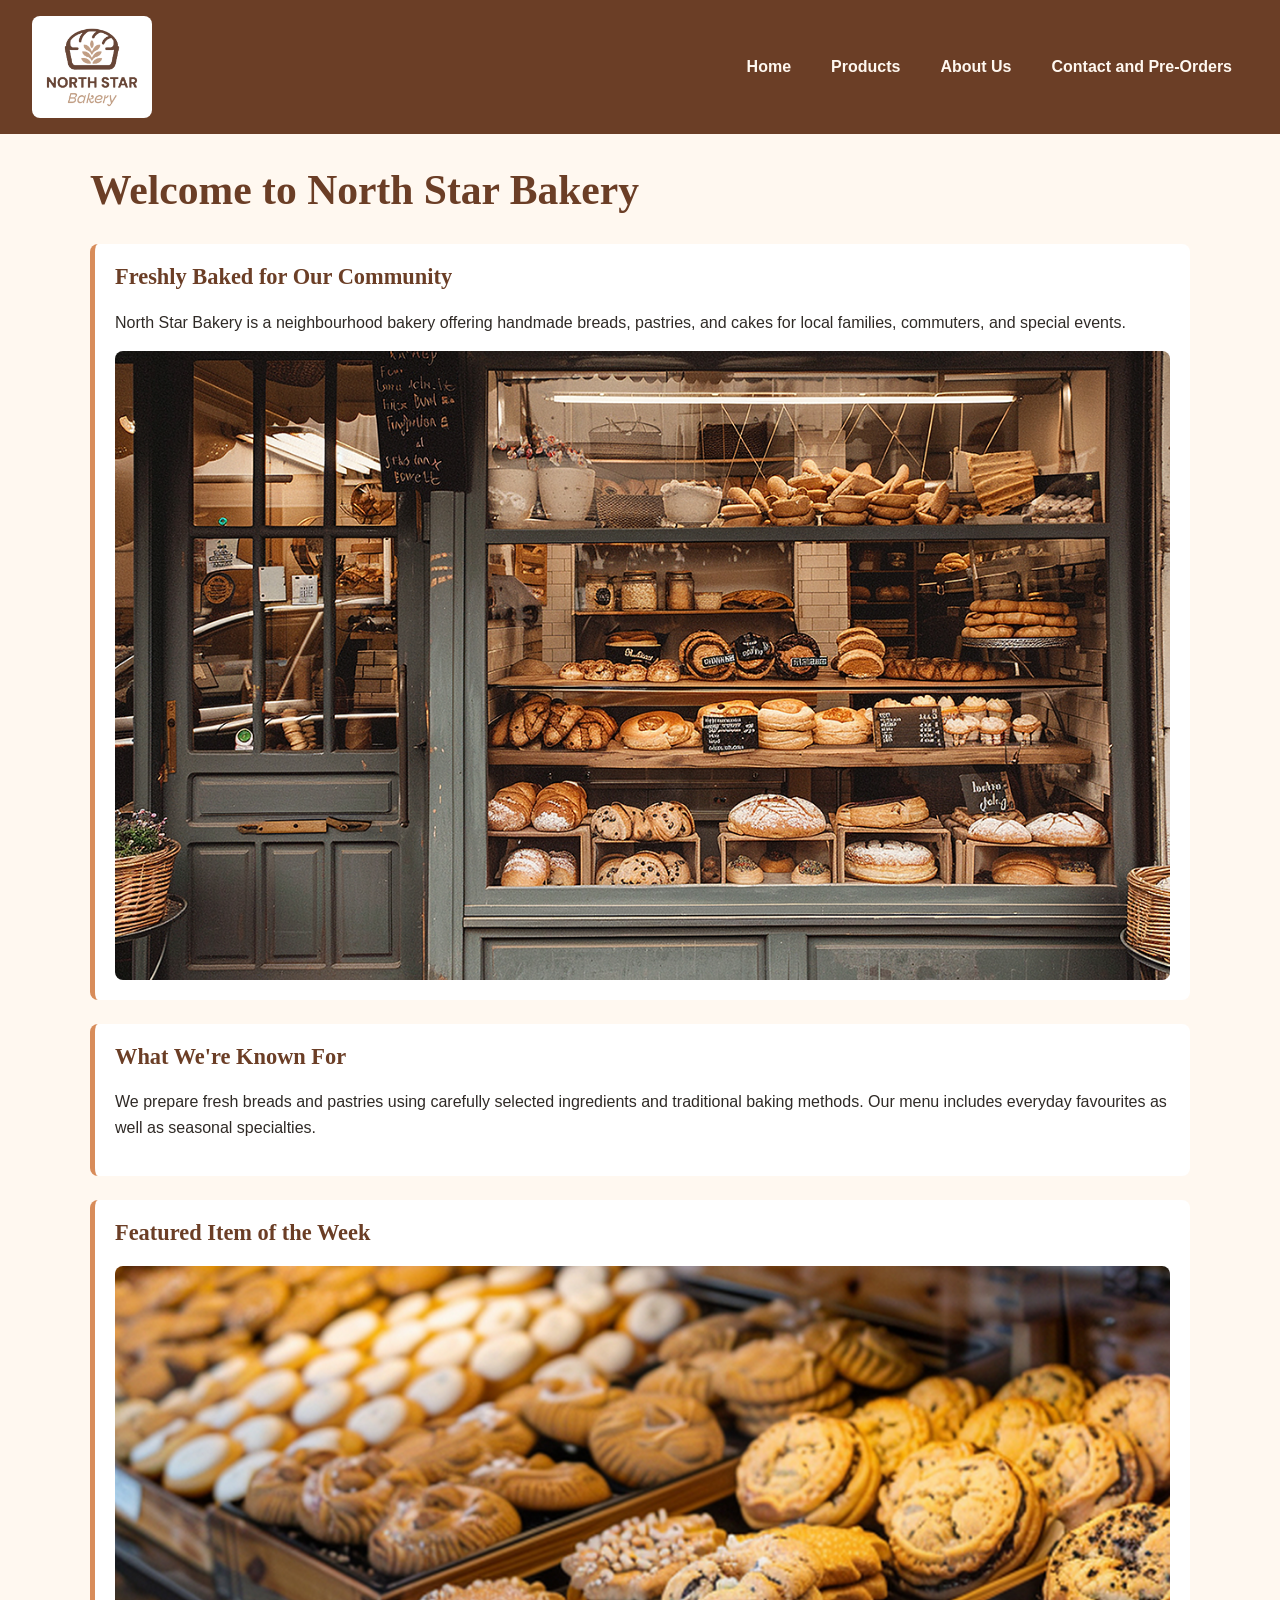
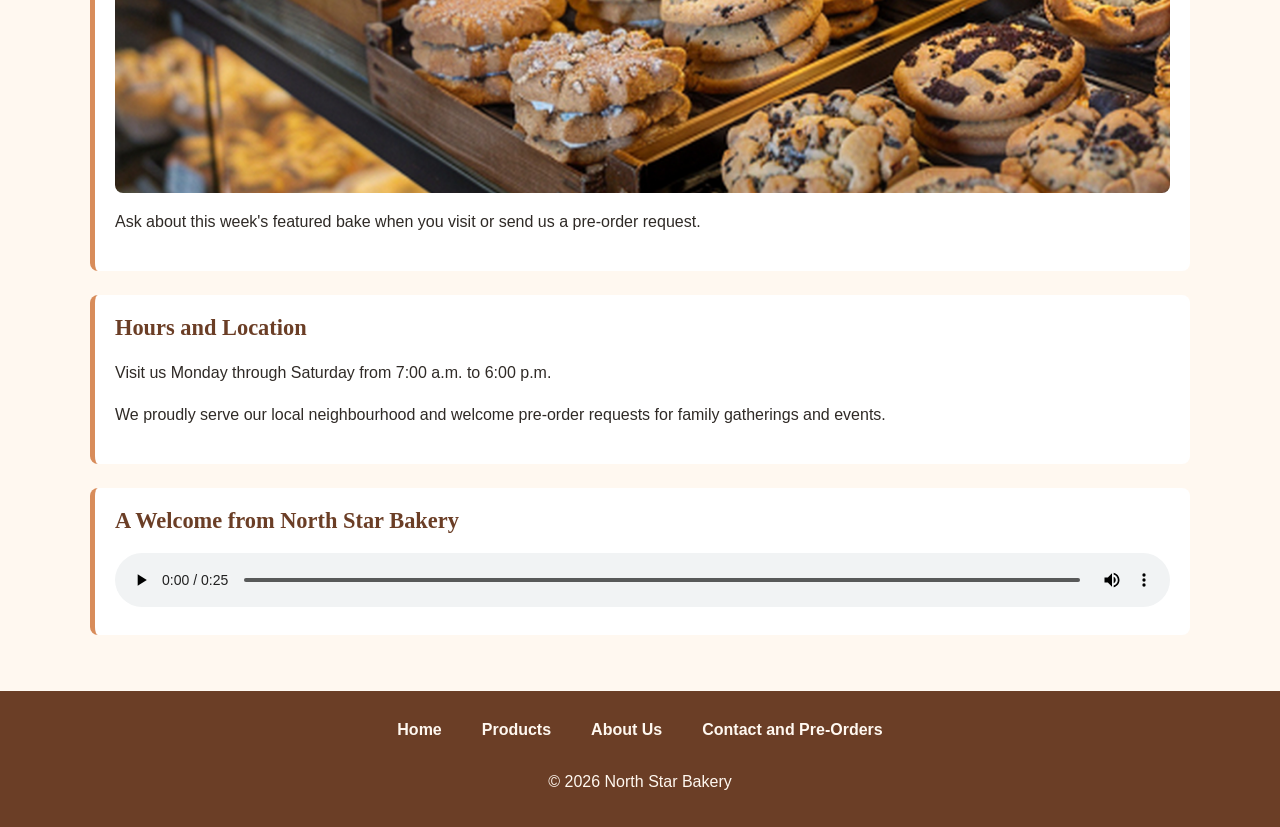
<file: index.html>
<!DOCTYPE html>
<html lang="en">
<head>
    <meta charset="UTF-8">
    <meta name="viewport" content="width=device-width, initial-scale=1.0">
    <title>North Star Bakery | Home</title>
    <link rel="stylesheet" href="styles.css">
</head>
<body>
    <header>
        <img src="images/bakery-logo_c.png" alt="North Star Bakery logo">
        <nav aria-label="Primary">
            <ul>
                <li><a href="index.html">Home</a></li>
                <li><a href="products.html">Products</a></li>
                <li><a href="about.html">About Us</a></li>
                <li><a href="contact.html">Contact and Pre-Orders</a></li>
            </ul>
        </nav>
    </header>

    <main>
        <h1>Welcome to North Star Bakery</h1>

        <section>
            <h2>Freshly Baked for Our Community</h2>
            <p>North Star Bakery is a neighbourhood bakery offering handmade breads, pastries, and cakes for local families, commuters, and special events.</p>
            <img src="images/bakery-storefront_c.png" alt="Front entrance of North Star Bakery">
        </section>

        <section>
            <h2>What We're Known For</h2>
            <p>We prepare fresh breads and pastries using carefully selected ingredients and traditional baking methods. Our menu includes everyday favourites as well as seasonal specialties.</p>
        </section>

        <section>
            <h2>Featured Item of the Week</h2>
            <picture>
                <source
                    media="(min-width: 768px)"
                    srcset="images/bakery-feature-large_c.png"
                >
                <img
                    src="images/bakery-feature-small_c.png"
                    alt="Featured baked item of the week from North Star Bakery"
                >
            </picture>
            <p>Ask about this week's featured bake when you visit or send us a pre-order request.</p>
        </section>

        <section>
            <h2>Hours and Location</h2>
            <p>Visit us Monday through Saturday from 7:00 a.m. to 6:00 p.m.</p>
            <p>We proudly serve our local neighbourhood and welcome pre-order requests for family gatherings and events.</p>
        </section>

        <section class="audio-block">
            <h2>A Welcome from North Star Bakery</h2>
            <audio controls>
                <source src="media/bakery-welcome_c.mp3" type="audio/mpeg">
                Your browser does not support the audio element. You can contact North Star Bakery for information about our products and services.
            </audio>
        </section>
    </main>

    <footer>
        <nav aria-label="Footer">
            <ul>
                <li><a href="index.html">Home</a></li>
                <li><a href="products.html">Products</a></li>
                <li><a href="about.html">About Us</a></li>
                <li><a href="contact.html">Contact and Pre-Orders</a></li>
            </ul>
        </nav>
        <p>&copy; 2026 North Star Bakery</p>
    </footer>
</body>
</html>
</file>
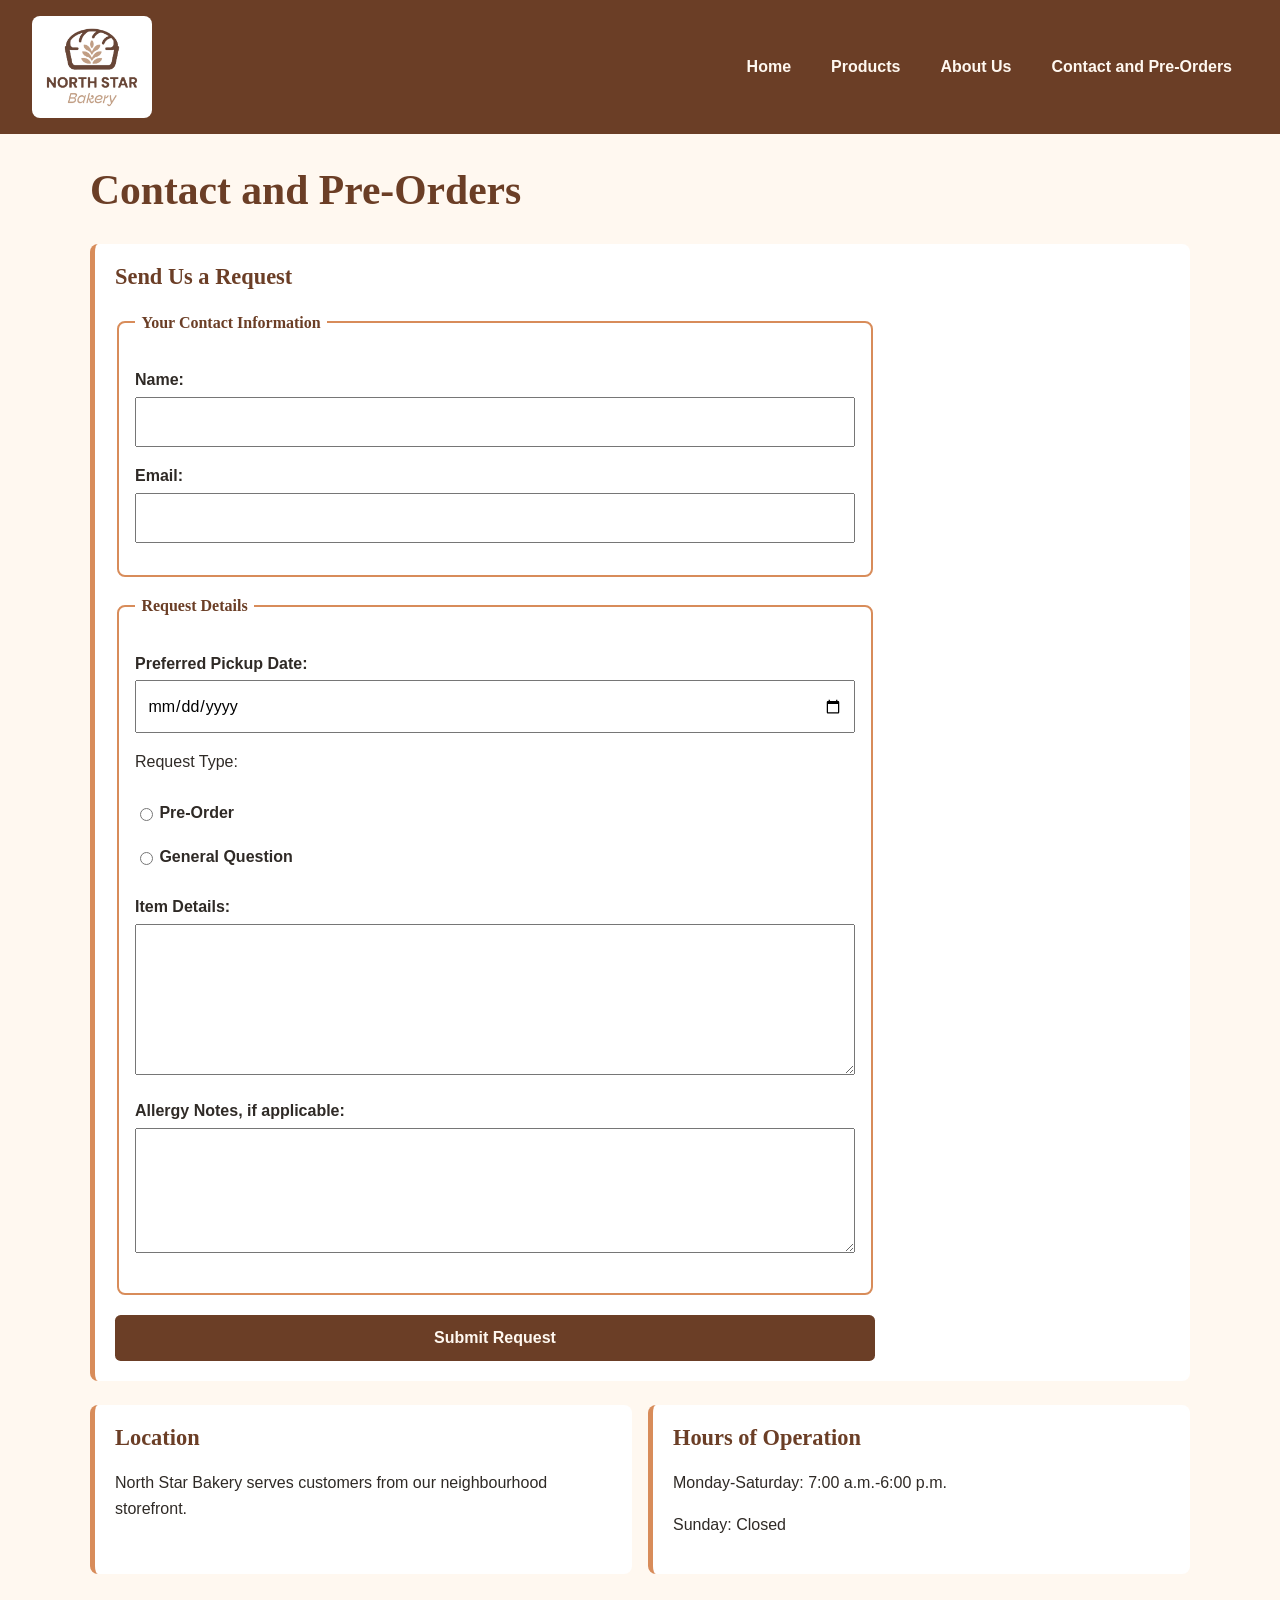
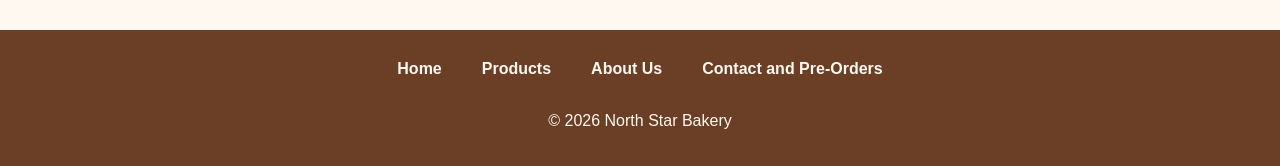
<file: contact.html>
<!DOCTYPE html>
<html lang="en">
<head>
    <meta charset="UTF-8">
    <meta name="viewport" content="width=device-width, initial-scale=1.0">
    <title>North Star Bakery | Contact and Pre-Orders</title>
    <link rel="stylesheet" href="styles.css">
</head>
<body>
    <header>
        <img src="images/bakery-logo_c.png" alt="North Star Bakery logo">
        <nav aria-label="Primary">
            <ul>
                <li><a href="index.html">Home</a></li>
                <li><a href="products.html">Products</a></li>
                <li><a href="about.html">About Us</a></li>
                <li><a href="contact.html">Contact and Pre-Orders</a></li>
            </ul>
        </nav>
    </header>

    <main>
        <h1>Contact and Pre-Orders</h1>

        <section>
            <h2>Send Us a Request</h2>
            <form action="#" method="post">
                <fieldset>
                    <legend>Your Contact Information</legend>
                    <p>
                        <label for="name">Name:</label>
                        <input type="text" id="name" name="name" required>
                    </p>
                    <p>
                        <label for="email">Email:</label>
                        <input type="email" id="email" name="email" required>
                    </p>
                </fieldset>

                <fieldset>
                    <legend>Request Details</legend>
                    <p>
                        <label for="pickup-date">Preferred Pickup Date:</label>
                        <input type="date" id="pickup-date" name="pickup-date" required>
                    </p>
                    <p>Request Type:</p>
                    <div class="radio-option">
                        <input type="radio" id="preorder" name="request-type" value="preorder" required>
                        <label for="preorder">Pre-Order</label>
                    </div>
                    <div class="radio-option">
                        <input type="radio" id="question" name="request-type" value="general-question">
                        <label for="question">General Question</label>
                    </div>
                    <p>
                        <label for="item-details">Item Details:</label>
                        <textarea id="item-details" name="item-details" rows="5" required></textarea>
                    </p>
                    <p>
                        <label for="allergy-notes">Allergy Notes, if applicable:</label>
                        <textarea id="allergy-notes" name="allergy-notes" rows="4"></textarea>
                    </p>
                </fieldset>

                <button type="submit">Submit Request</button>
            </form>
        </section>

        <div class="info-grid">
            <section>
                <h2>Location</h2>
                <p>North Star Bakery serves customers from our neighbourhood storefront.</p>
            </section>
            <section>
                <h2>Hours of Operation</h2>
                <p>Monday-Saturday: 7:00 a.m.-6:00 p.m.</p>
                <p>Sunday: Closed</p>
            </section>
        </div>
    </main>

    <footer>
        <nav aria-label="Footer">
            <ul>
                <li><a href="index.html">Home</a></li>
                <li><a href="products.html">Products</a></li>
                <li><a href="about.html">About Us</a></li>
                <li><a href="contact.html">Contact and Pre-Orders</a></li>
            </ul>
        </nav>
        <p>&copy; 2026 North Star Bakery</p>
    </footer>
</body>
</html>
</file>
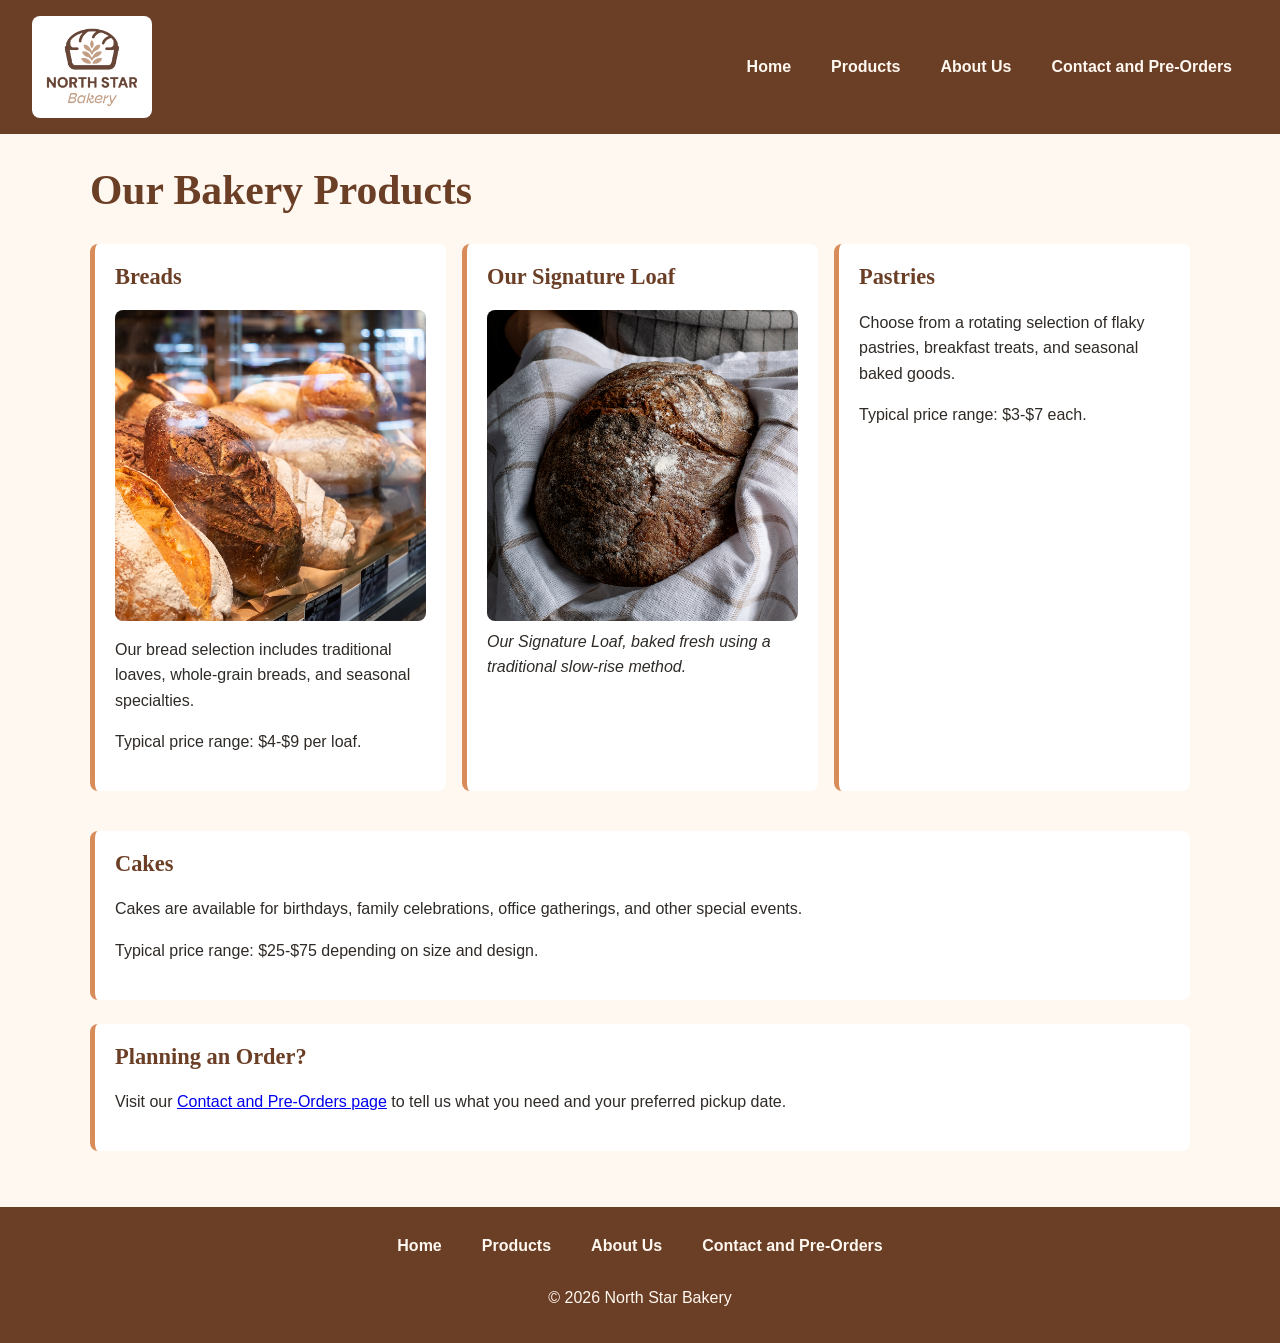
<file: products.html>
<!DOCTYPE html>
<html lang="en">
<head>
    <meta charset="UTF-8">
    <meta name="viewport" content="width=device-width, initial-scale=1.0">
    <title>North Star Bakery | Products</title>
    <link rel="stylesheet" href="styles.css">
</head>
<body>
    <header>
        <img src="images/bakery-logo_c.png" alt="North Star Bakery logo">
        <nav aria-label="Primary">
            <ul>
                <li><a href="index.html">Home</a></li>
                <li><a href="products.html">Products</a></li>
                <li><a href="about.html">About Us</a></li>
                <li><a href="contact.html">Contact and Pre-Orders</a></li>
            </ul>
        </nav>
    </header>

    <main>
        <h1>Our Bakery Products</h1>
        <div class="product-grid">
            <section>
                <h2>Breads</h2>
                <img src="images/bakery-bread_c.png" alt="Freshly baked artisan bread displayed at North Star Bakery">
                <p>Our bread selection includes traditional loaves, whole-grain breads, and seasonal specialties.</p>
                <p>Typical price range: $4-$9 per loaf.</p>
            </section>

            <section>
                <h2>Our Signature Loaf</h2>
                <figure>
                    <img src="images/bakery-signature-loaf_c.png" alt="North Star Bakery's golden-brown signature artisan loaf">
                    <figcaption>Our Signature Loaf, baked fresh using a traditional slow-rise method.</figcaption>
                </figure>
            </section>

            <section>
                <h2>Pastries</h2>
                <p>Choose from a rotating selection of flaky pastries, breakfast treats, and seasonal baked goods.</p>
                <p>Typical price range: $3-$7 each.</p>
            </section>

            <section>
                <h2>Cakes</h2>
                <p>Cakes are available for birthdays, family celebrations, office gatherings, and other special events.</p>
                <p>Typical price range: $25-$75 depending on size and design.</p>
            </section>
        </div>

        <section>
            <h2>Planning an Order?</h2>
            <p>Visit our <a href="contact.html">Contact and Pre-Orders page</a> to tell us what you need and your preferred pickup date.</p>
        </section>
    </main>

    <footer>
        <nav aria-label="Footer">
            <ul>
                <li><a href="index.html">Home</a></li>
                <li><a href="products.html">Products</a></li>
                <li><a href="about.html">About Us</a></li>
                <li><a href="contact.html">Contact and Pre-Orders</a></li>
            </ul>
        </nav>
        <p>&copy; 2026 North Star Bakery</p>
    </footer>
</body>
</html>
</file>
<file: styles.css>
:root {
    --cream: #fff8f0;
    --brown: #6b3e26;
    --peach: #d88c5a;
    --charcoal: #2f2a26;
}

* {
    box-sizing: border-box;
}

body {
    margin: 0;
    background: var(--cream);
    color: var(--charcoal);
    font-family: Arial, Helvetica, sans-serif;
    line-height: 1.6;
}

header,
footer {
    background: var(--brown);
    color: var(--cream);
    padding: 1rem;
}

header {
    display: flex;
    flex-direction: column;
    align-items: center;
    gap: 1rem;
}

header > img {
    width: 120px;
    height: auto;
}

nav ul {
    display: flex;
    flex-direction: column;
    gap: 0.5rem;
    margin: 0;
    padding: 0;
    list-style: none;
}

nav a {
    display: flex;
    min-height: 44px;
    align-items: center;
    justify-content: center;
    padding: 0.65rem 1rem;
    color: var(--cream);
    font-weight: 700;
    text-decoration: none;
    border-radius: 0.35rem;
}

nav a:hover,
nav a:focus {
    background: var(--peach);
    color: var(--charcoal);
    text-decoration: underline;
}

main {
    width: min(100% - 2rem, 1100px);
    margin: 0 auto;
    padding: 2rem 0;
}

h1,
h2 {
    font-family: Georgia, "Times New Roman", serif;
    color: var(--brown);
    line-height: 1.2;
}

h1 {
    margin-top: 0;
    font-size: 2rem;
}

h2 {
    margin-top: 0;
    font-size: 1.4rem;
}

section {
    margin-bottom: 1.5rem;
    padding: 1.25rem;
    background: #ffffff;
    border-left: 5px solid var(--peach);
    border-radius: 0.5rem;
}

img,
picture img,
video {
    display: block;
    max-width: 100%;
    height: auto;
    border-radius: 0.5rem;
}

figure {
    margin: 0;
}

figcaption {
    margin-top: 0.5rem;
    font-style: italic;
}

.audio-block audio {
    width: 100%;
}

.product-grid,
.info-grid {
    display: flex;
    flex-direction: column;
    gap: 1rem;
}

form {
    display: flex;
    flex-direction: column;
    gap: 1rem;
}

fieldset {
    border: 2px solid var(--peach);
    border-radius: 0.5rem;
    padding: 1rem;
}

legend {
    padding: 0 0.4rem;
    color: var(--brown);
    font-family: Georgia, "Times New Roman", serif;
    font-weight: 700;
}

label {
    font-weight: 700;
}

input,
textarea,
select,
button {
    width: 100%;
    min-height: 44px;
    margin-top: 0.25rem;
    padding: 0.65rem;
    font: inherit;
}

input[type="radio"] {
    width: auto;
    min-height: auto;
    margin-right: 0.4rem;
}

.radio-option {
    display: flex;
    align-items: center;
    min-height: 44px;
}

button {
    border: 0;
    border-radius: 0.35rem;
    background: var(--brown);
    color: var(--cream);
    font-weight: 700;
    cursor: pointer;
}

button:hover,
button:focus {
    background: var(--peach);
    color: var(--charcoal);
}

footer {
    text-align: center;
}

footer nav {
    margin-bottom: 1rem;
}

@media (min-width: 768px) {
    header {
        flex-direction: row;
        justify-content: space-between;
        padding: 1rem 2rem;
    }

    nav ul {
        flex-direction: row;
        flex-wrap: wrap;
        justify-content: center;
    }

    h1 {
        font-size: 2.6rem;
    }

    .product-grid,
    .info-grid {
        flex-direction: row;
        flex-wrap: wrap;
    }

    .product-grid > section,
    .info-grid > section {
        flex: 1 1 300px;
    }

    form {
        max-width: 760px;
    }

    footer nav ul {
        justify-content: center;
    }
}
</file>
